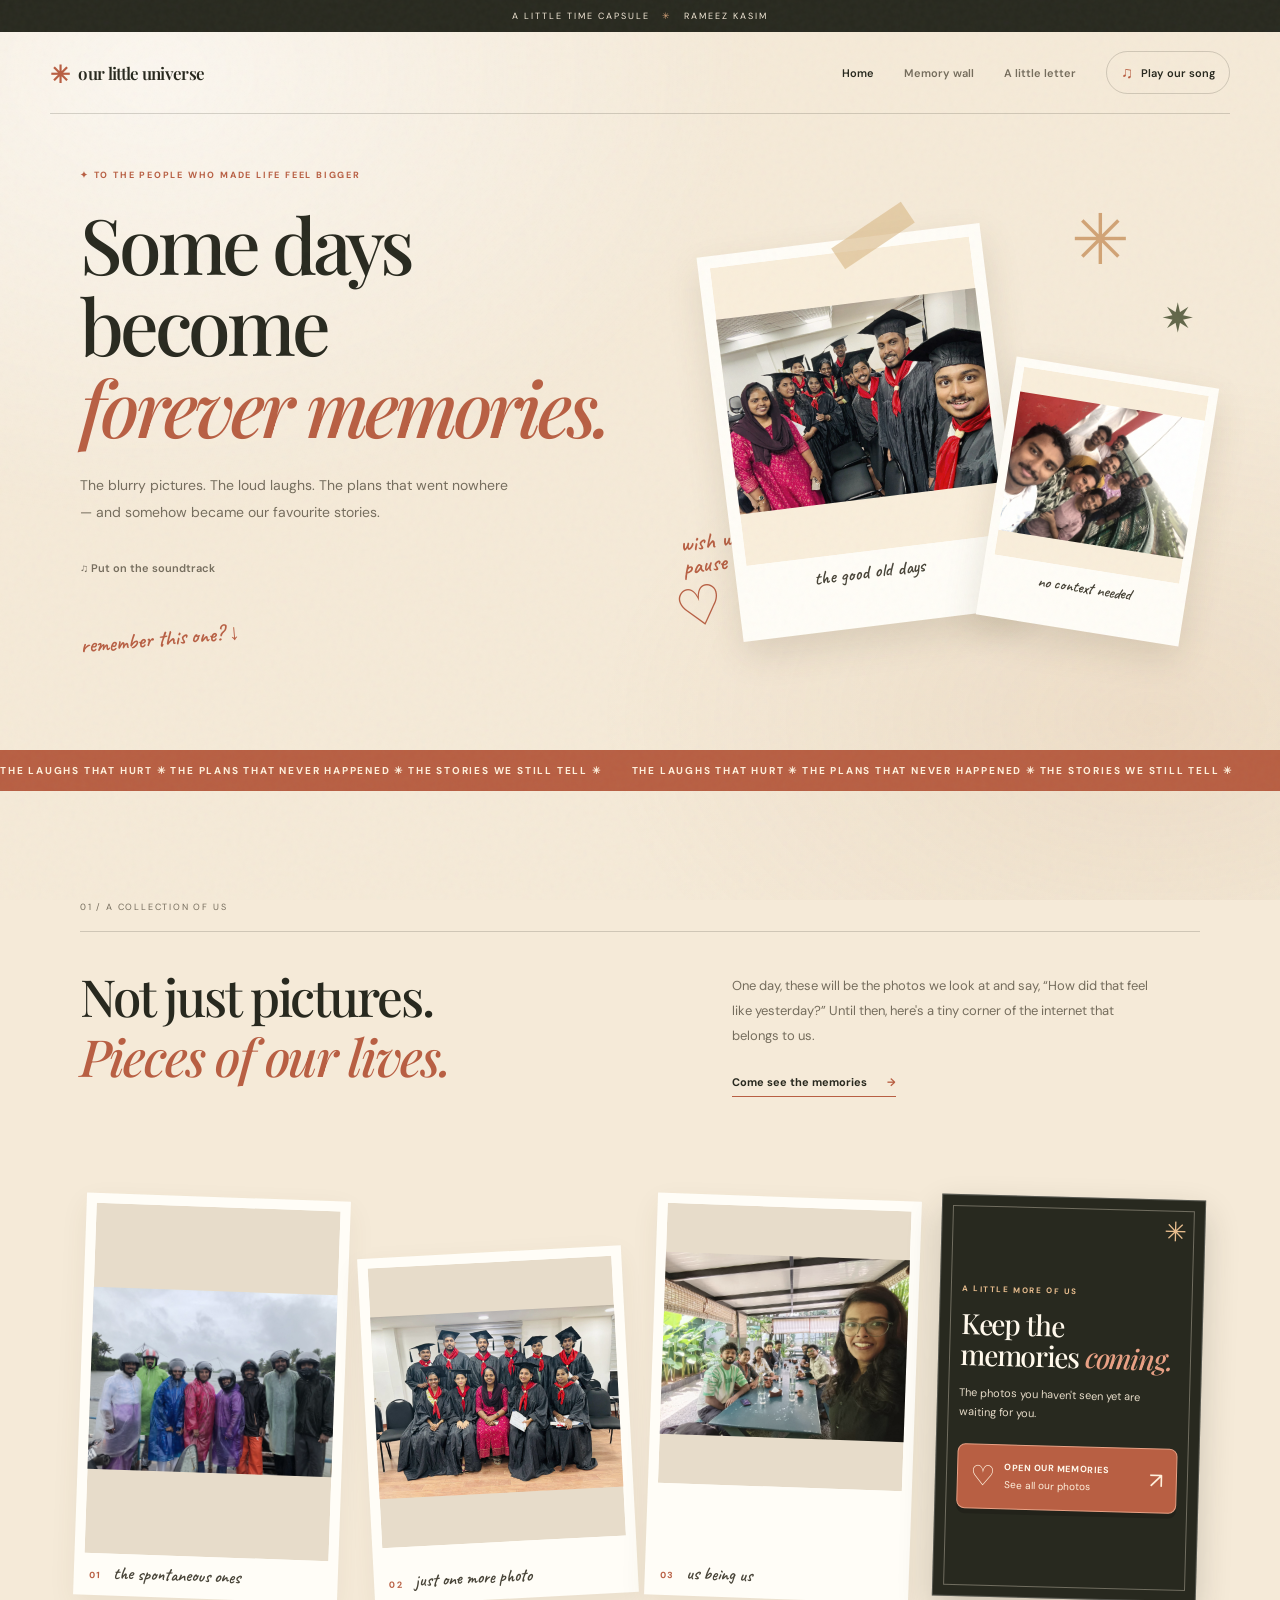
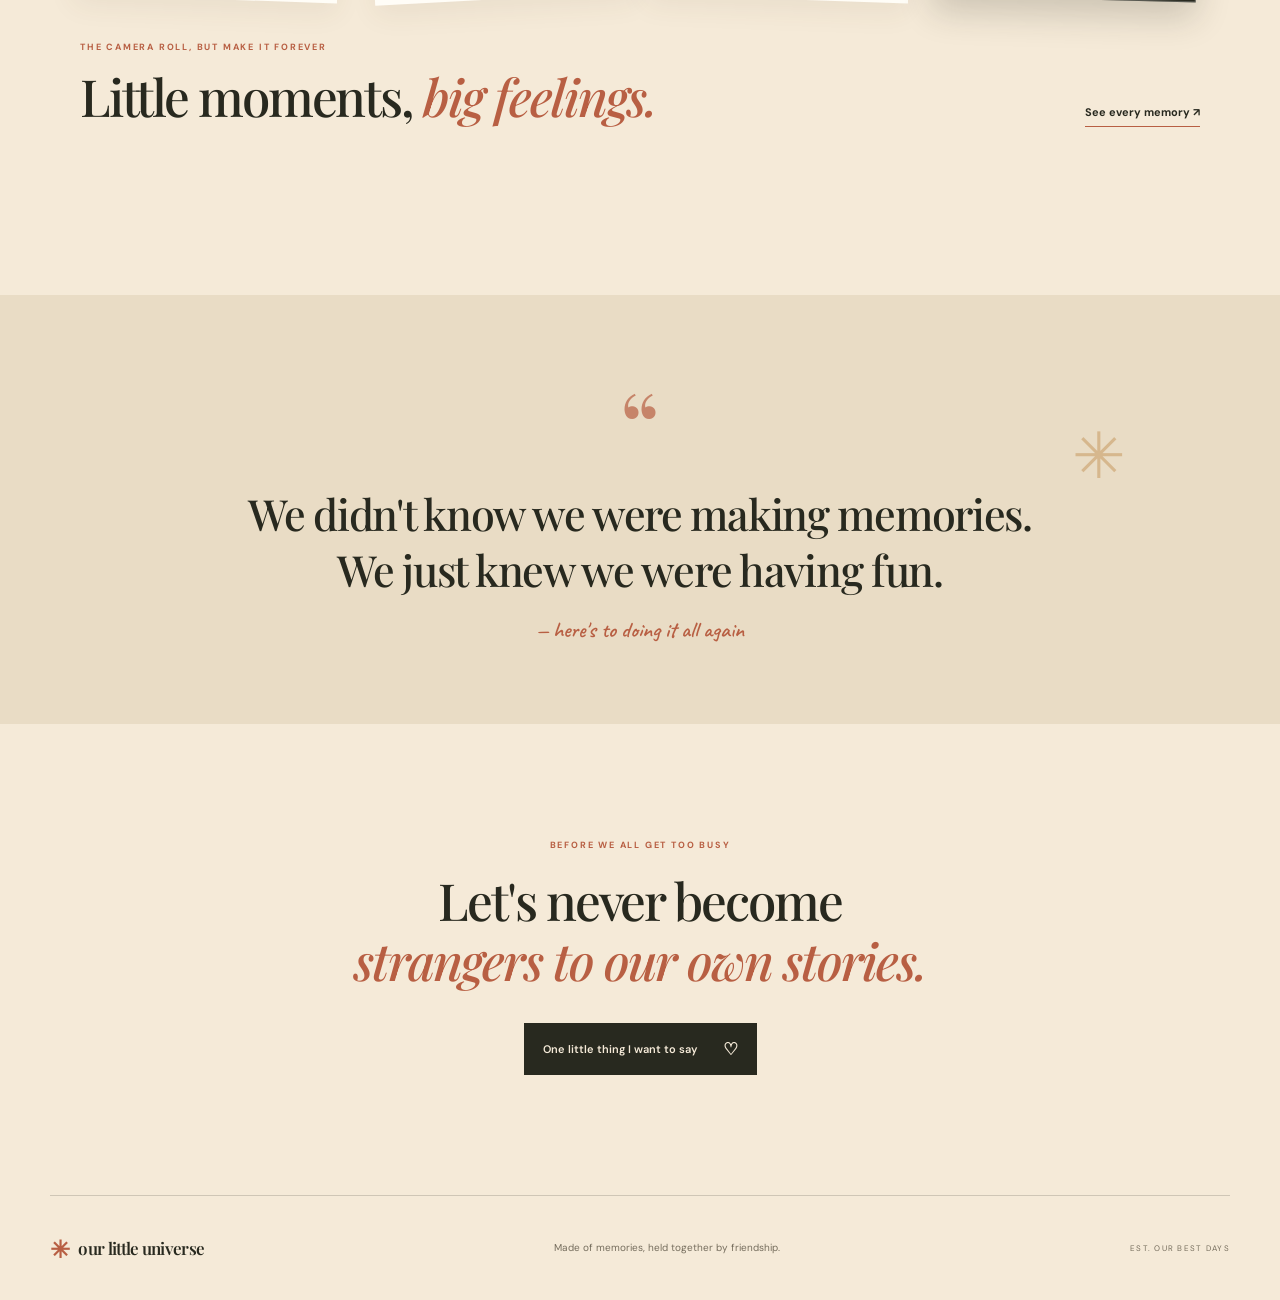
<file: index.html>
<!DOCTYPE html>
<html lang="en">
<head>
  <meta charset="UTF-8">
  <meta name="viewport" content="width=device-width, initial-scale=1">
  <meta name="theme-color" content="#f5ead8">
  <title>Our Little Universe — The Days We'll Never Forget</title>
  <link rel="preconnect" href="https://fonts.googleapis.com">
  <link rel="preconnect" href="https://fonts.gstatic.com" crossorigin>
  <link href="https://fonts.googleapis.com/css2?family=DM+Sans:wght@400;500;600;700&family=Playfair+Display:ital,wght@0,500;0,600;0,700;1,500;1,600&family=Caveat:wght@500;600;700&display=swap" rel="stylesheet">
  <link rel="stylesheet" href="style.css">
  <script src="script.js" defer></script>
</head>
<body>
  <div class="grain" aria-hidden="true"></div>
  <div class="top-note">A LITTLE TIME CAPSULE <span>✳</span> RAMEEZ KASIM</div>
  <header class="site-header">
    <a class="brand" href="index.html"><span class="brand-mark">✳</span> our little universe</a>
    <button class="menu-toggle" type="button" aria-label="Open navigation" aria-expanded="false">☰</button>
    <nav class="nav-links">
      <a class="active" href="index.html">Home</a>
      <a href="memories.html">Memory wall</a>
      <a href="letters.html">A little letter</a>
      <button class="music-button" type="button" data-music-toggle aria-pressed="false"><span class="music-icon">♫</span><span data-music-label>Play our song</span></button>
    </nav>
  </header>
  <main>
    <section class="hero section-wrap">
      <div class="hero-copy">
        <p class="eyebrow">✦ TO THE PEOPLE WHO MADE LIFE FEEL BIGGER</p>
        <h1>Some days become<br><em>forever memories.</em></h1>
        <p class="hero-description">The blurry pictures. The loud laughs. The plans that went nowhere — and somehow became our favourite stories.</p>
        <div class="hero-actions"><button class="text-button" type="button" data-music-toggle>♫ Put on the soundtrack</button></div>
        <p class="handwritten hero-scribble">remember this one? ↓</p>
      </div>
      <div class="hero-art">
        <div class="sun-doodle">✳</div><div class="tape tape-one"></div>
        <figure class="polaroid polaroid-main tilt-left"><img src="images/photo32.jpg" alt="A favourite memory with friends"><figcaption>the good old days <span>♡</span></figcaption></figure>
        <figure class="polaroid polaroid-small tilt-right"><img src="images/photo33.jpg" alt="A candid moment with friends"><figcaption>no context needed</figcaption></figure>
        <span class="doodle-heart">♡</span><span class="doodle-star">✷</span>
        <p class="handwritten art-note">wish we could<br>pause time!</p>
      </div>
    </section>
    <section class="ticker"><div class="ticker-track"><span>THE LAUGHS THAT HURT ✳ THE PLANS THAT NEVER HAPPENED ✳ THE STORIES WE STILL TELL ✳</span><span>THE LAUGHS THAT HURT ✳ THE PLANS THAT NEVER HAPPENED ✳ THE STORIES WE STILL TELL ✳</span></div></section>
    <section class="intro section-wrap">
      <div class="section-kicker">01 / A COLLECTION OF US</div>
      <div class="intro-grid"><h2>Not just pictures.<br><em>Pieces of our lives.</em></h2><div><p>One day, these will be the photos we look at and say, “How did that feel like yesterday?” Until then, here's a tiny corner of the internet that belongs to us.</p><a class="underlined-link" href="memories.html">Come see the memories <span>→</span></a></div></div>
    </section>
    <section class="preview-section section-wrap">
      
      <div class="preview-grid preview-grid-with-cta">
        <figure class="memory-card memory-card-tall"><img src="images/photo34.jpg" alt="A memory with friends"><figcaption><span>01</span> the spontaneous ones</figcaption></figure>
        <figure class="memory-card memory-card-offset"><img src="images/photo35.jpg" alt="A day out with friends"><figcaption><span>02</span> just one more photo</figcaption></figure>
        <figure class="memory-card"><img src="images/photo36.jpg" alt="Friends sharing a laugh"><figcaption><span>03</span> us being us</figcaption></figure>
        <aside class="memory-cta-card"><p class="eyebrow">A LITTLE MORE OF US</p><h3>Keep the memories <em>coming.</em></h3><p class="memory-cta-description">The photos you haven't seen yet are waiting for you.</p><a class="memory-cta" href="memories.html" aria-label="Open the complete memory gallery"><span class="cta-icon">♡</span><span class="cta-text"><strong>OPEN OUR MEMORIES</strong><small>See all our photos</small></span><span class="cta-arrow">↗</span></a><span class="memory-cta-doodle" aria-hidden="true">✳</span></aside>
         
        
      </div> <BR><BR>
      <div class="section-heading"><div><p class="eyebrow">THE CAMERA ROLL, BUT MAKE IT FOREVER</p><h2>Little moments, <em>big feelings.</em></h2></div><a class="underlined-link" href="memories.html">See every memory ↗</a></div>
       
    </section>
    <section class="quote-band"><span class="quote-mark">“</span><blockquote>We didn't know we were making memories.<br>We just knew we were having fun.</blockquote><p class="handwritten">— here's to doing it all again</p><div class="quote-spark">✳</div></section>
    <section class="closing section-wrap"><p class="eyebrow">BEFORE WE ALL GET TOO BUSY</p><h2>Let's never become<br><em>strangers to our own stories.</em></h2><a class="button button-dark" href="letters.html">One little thing I want to say <span>♡</span></a></section>
  </main>
  <footer class="site-footer"><a class="brand" href="index.html"><span class="brand-mark">✳</span> our little universe</a><p>Made of memories, held together by friendship.</p><span class="footer-date">EST. OUR BEST DAYS</span></footer>
  <audio id="bgMusic" src="music.mp3" loop preload="auto"></audio>
</body>
</html>
</file>
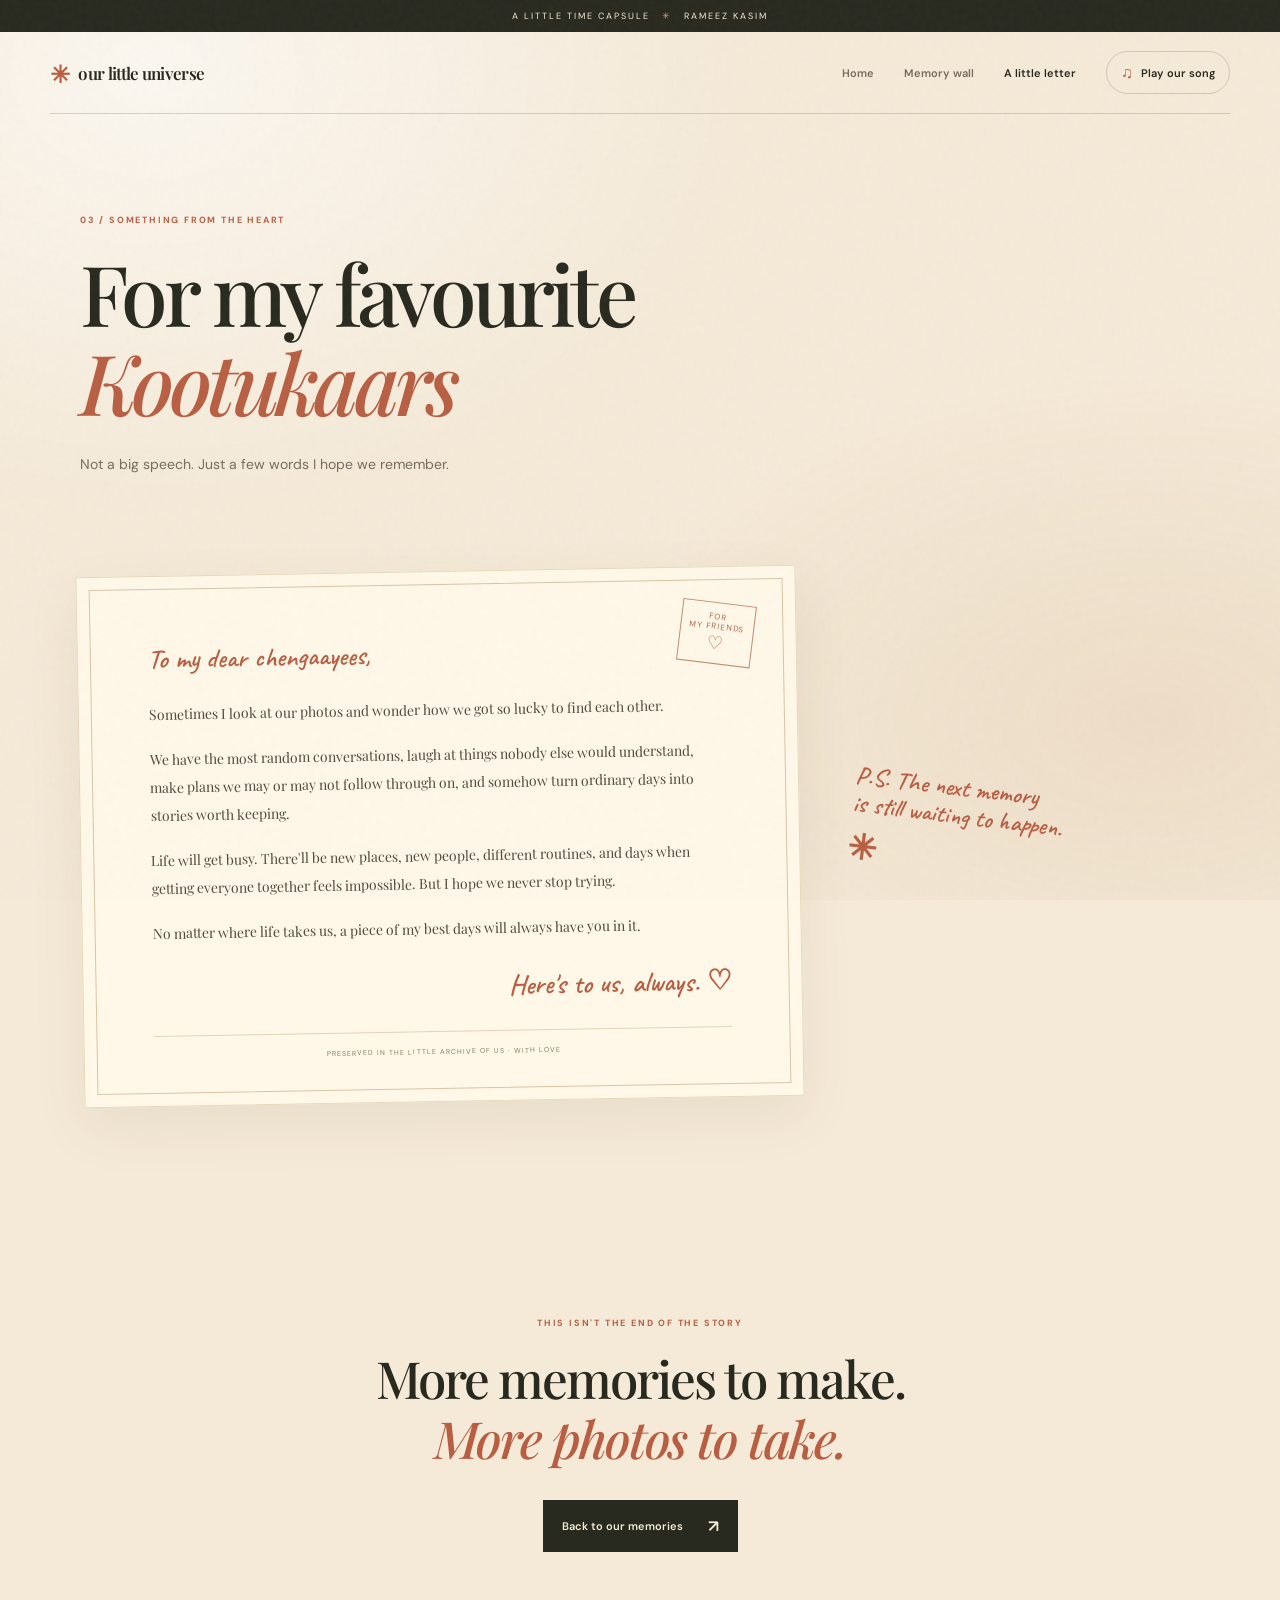
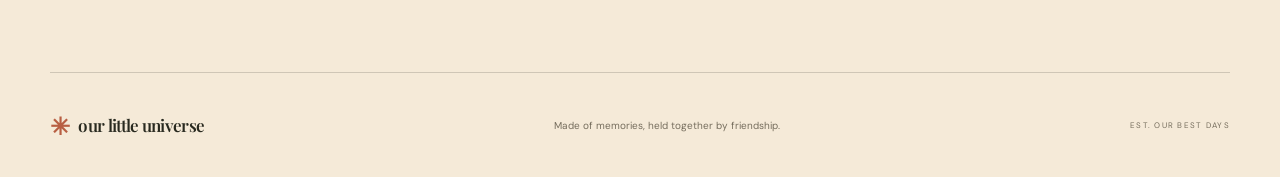
<file: letters.html>
<!DOCTYPE html>
<html lang="en">
<head>
  <meta charset="UTF-8"><meta name="viewport" content="width=device-width, initial-scale=1"><meta name="theme-color" content="#f5ead8">
  <title>A Little Letter — Our Little Universe</title>
  <link rel="preconnect" href="https://fonts.googleapis.com"><link rel="preconnect" href="https://fonts.gstatic.com" crossorigin>
  <link href="https://fonts.googleapis.com/css2?family=DM+Sans:wght@400;500;600;700&family=Playfair+Display:ital,wght@0,500;0,600;0,700;1,500;1,600&family=Caveat:wght@500;600;700&display=swap" rel="stylesheet">
  <link rel="stylesheet" href="style.css"><script src="script.js" defer></script>
</head>
<body data-page="letter">
  <div class="grain" aria-hidden="true"></div><div class="top-note">A LITTLE TIME CAPSULE <span>✳</span> RAMEEZ KASIM</div>
  <header class="site-header">
    <a class="brand" href="index.html"><span class="brand-mark">✳</span> our little universe</a>
    <button class="menu-toggle" type="button" aria-label="Open navigation" aria-expanded="false">☰</button>
    <nav class="nav-links"><a href="index.html">Home</a><a href="memories.html">Memory wall</a><a class="active" href="letters.html">A little letter</a><button class="music-button" type="button" data-music-toggle aria-pressed="false"><span class="music-icon">♫</span><span data-music-label>Play our song</span></button></nav>
  </header>
  <main>
    <section class="page-hero letter-hero section-wrap"><p class="eyebrow">03 / SOMETHING FROM THE HEART</p><h1>For my favourite<br><em>Kootukaars</em></h1><p>Not a big speech. Just a few words I hope we remember.</p></section>
    <section class="letter-section section-wrap"><article class="letter-paper"><div class="letter-stamp">FOR<br>MY FRIENDS <span>♡</span></div><p class="handwritten letter-date">To my dear chengaayees,</p><div class="letter-body"><p>Sometimes I look at our photos and wonder how we got so lucky to find each other.</p><p>We have the most random conversations, laugh at things nobody else would understand, make plans we may or may not follow through on, and somehow turn ordinary days into stories worth keeping.</p><p>Life will get busy. There'll be new places, new people, different routines, and days when getting everyone together feels impossible. But I hope we never stop trying.</p><p>No matter where life takes us, a piece of my best days will always have you in it.</p></div><p class="handwritten letter-signoff">Here's to us, always. <span>♡</span></p><div class="letter-bottom">PRESERVED IN THE LITTLE ARCHIVE OF US · WITH LOVE</div></article><aside class="letter-side-note handwritten">P.S. The next memory<br>is still waiting to happen. <span>✳</span></aside></section>
    <section class="closing section-wrap"><p class="eyebrow">THIS ISN'T THE END OF THE STORY</p><h2>More memories to make.<br><em>More photos to take.</em></h2><a class="button button-dark" href="memories.html">Back to our memories <span>↗</span></a></section>
  </main>
  <footer class="site-footer"><a class="brand" href="index.html"><span class="brand-mark">✳</span> our little universe</a><p>Made of memories, held together by friendship.</p><span class="footer-date">EST. OUR BEST DAYS</span></footer>
  <audio
    id="bgMusic"
    src="music.mp3"
    autoplay
    loop
    preload="auto"
></audio>
</body>
</html>
</file>
<file: style.css>
/* OUR LITTLE UNIVERSE — visible by default, so content never disappears if JS fails */
:root{--paper:#f5ead8;--paper2:#fbf5ea;--ink:#28291f;--muted:#756d5d;--rust:#b85f43;--olive:#62674a;--line:rgba(40,41,31,.18);--serif:"Playfair Display",Georgia,serif;--sans:"DM Sans",Arial,sans-serif;--hand:"Caveat",cursive}
*{box-sizing:border-box}html{scroll-behavior:smooth}body{margin:0;background:var(--paper);color:var(--ink);font-family:var(--sans);overflow-x:hidden}body:before{content:"";position:fixed;inset:0;pointer-events:none;z-index:-1;background:radial-gradient(ellipse at 12% 8%,rgba(255,255,255,.6),transparent 38%),radial-gradient(ellipse at 90% 80%,rgba(185,132,81,.12),transparent 34%)}.grain{position:fixed;inset:0;pointer-events:none;z-index:20;opacity:.1;background-image:url("data:image/svg+xml,%3Csvg viewBox='0 0 180 180' xmlns='http://www.w3.org/2000/svg'%3E%3Cfilter id='n'%3E%3CfeTurbulence type='fractalNoise' baseFrequency='.9' numOctaves='3' stitchTiles='stitch'/%3E%3C/filter%3E%3Crect width='100%25' height='100%25' filter='url(%23n)' opacity='.35'/%3E%3C/svg%3E")}.top-note{text-align:center;padding:10px 12px;background:var(--ink);color:var(--paper);font-size:9px;letter-spacing:.22em}.top-note span{color:#d9a47a;margin:0 8px}.site-header{width:min(1180px,calc(100% - 48px));margin:auto;min-height:82px;display:flex;align-items:center;justify-content:space-between;border-bottom:1px solid var(--line);position:relative;z-index:30}.brand{text-decoration:none;color:var(--ink);font:600 17px var(--serif);letter-spacing:-.04em;display:flex;align-items:center;gap:9px;white-space:nowrap}.brand-mark{color:var(--rust);font-size:24px}.nav-links{display:flex;align-items:center;gap:30px}.nav-links a,.music-button{font:600 11px var(--sans);text-decoration:none;color:var(--muted);transition:color .2s}.nav-links a:hover,.nav-links a.active{color:var(--ink)}.music-button{border:1px solid var(--line);border-radius:50px;padding:10px 14px;background:transparent;color:var(--ink);cursor:pointer;display:flex;gap:8px;align-items:center}.music-button:hover{background:var(--paper2)}.music-icon{font-size:16px;color:var(--rust)}.menu-toggle{display:none;border:0;background:transparent;font-size:23px;color:var(--ink)}.section-wrap{width:min(1120px,calc(100% - 48px));margin-inline:auto}.hero{min-height:620px;display:grid;grid-template-columns:1fr 1fr;align-items:center;gap:50px;padding-top:55px;padding-bottom:75px}.eyebrow{font-size:9px;letter-spacing:.2em;font-weight:700;color:var(--rust);margin:0 0 22px}.hero h1,.page-hero h1{font:500 clamp(46px,6vw,78px)/1.06 var(--serif);letter-spacing:-.055em;margin:0}.hero h1 em,.page-hero h1 em,.intro h2 em,.section-heading h2 em,.closing h2 em{font-weight:500;color:var(--rust)}.hero-description,.page-hero>p:not(.eyebrow){font-size:14px;line-height:1.9;color:var(--muted);max-width:430px;margin:25px 0 28px}.hero-actions{display:flex;align-items:center;gap:22px;flex-wrap:wrap}.button{display:inline-flex;align-items:center;gap:25px;text-decoration:none;border:0;padding:15px 19px;font:600 11px var(--sans);transition:transform .2s,background .2s;cursor:pointer}.button:hover{transform:translateY(-3px)}.button-dark{background:var(--ink);color:var(--paper)}.button-dark:hover{background:var(--rust)}.button span{font-size:17px}.text-button{border:0;background:transparent;color:var(--muted);font:600 11px var(--sans);cursor:pointer;padding:8px 0}.handwritten{font-family:var(--hand);font-weight:600;font-size:22px;color:var(--rust)}.hero-scribble{margin-top:42px;transform:rotate(-5deg);width:max-content}.hero-art{height:460px;position:relative;display:flex;align-items:center;justify-content:center}.sun-doodle{position:absolute;top:3px;right:13%;font-size:70px;color:#c58b55;opacity:.75;animation:slow-spin 36s linear infinite}.polaroid{position:absolute;background:#fffdf7;padding:12px 12px 42px;box-shadow:0 15px 35px #51432a25;width:285px;margin:0}.polaroid img{width:100%;height:300px;object-fit:contain;object-position:center;background:#f5ead8;display:block;filter:saturate(.82) sepia(.08)}.polaroid figcaption{font:600 19px var(--hand);text-align:center;padding-top:9px;color:#484438}.polaroid figcaption span{color:var(--rust);float:right}.polaroid-main{z-index:2;left:10%;top:47px}.polaroid-small{width:205px;z-index:3;right:0;bottom:20px;padding:9px 9px 33px}.polaroid-small img{width:100%;height:190px;object-fit:contain;object-position:center;background:#f5ead8}.polaroid-small figcaption{font-size:16px}.tilt-left{transform:rotate(-7deg)}.tilt-right{transform:rotate(9deg)}.tape{position:absolute;width:84px;height:25px;background:#d9b9879c;z-index:4;transform:rotate(-34deg)}.tape-one{top:31px;left:31%}.doodle-heart{position:absolute;bottom:10px;left:2%;font-size:54px;color:var(--rust);transform:rotate(-15deg)}.doodle-star{position:absolute;right:1%;top:100px;font-size:40px;color:var(--olive)}.art-note{position:absolute;left:3%;bottom:57px;transform:rotate(-8deg);font-size:23px;line-height:1}.ticker{overflow:hidden;background:var(--rust);color:#fff1dd;padding:14px 0;white-space:nowrap}.ticker-track{display:flex;width:max-content;animation:marquee 32s linear infinite}.ticker-track span{font-size:10px;font-weight:700;letter-spacing:.18em;padding-right:30px}.intro{padding-top:110px;padding-bottom:100px}.section-kicker{font-size:9px;letter-spacing:.2em;color:var(--muted);border-bottom:1px solid var(--line);padding-bottom:18px}.intro-grid{display:grid;grid-template-columns:1.1fr .9fr;gap:80px;padding-top:35px}.intro h2,.section-heading h2,.closing h2{font:500 clamp(35px,4vw,54px)/1.17 var(--serif);letter-spacing:-.04em;margin:0}.intro-grid>div{padding-top:7px}.intro-grid p{color:var(--muted);font-size:13px;line-height:1.9;margin:0 0 22px;max-width:430px}.underlined-link{color:var(--ink);font-size:11px;font-weight:700;text-decoration:none;border-bottom:1px solid var(--rust);padding-bottom:7px;display:inline-flex;gap:20px}.underlined-link span{color:var(--rust)}.preview-section{padding-bottom:120px}.section-heading{display:flex;justify-content:space-between;align-items:end;gap:25px;margin-bottom:48px}.section-heading .eyebrow{margin-bottom:14px}.preview-grid{display:grid;grid-template-columns:1fr .8fr 1fr;gap:28px;align-items:start}.memory-card{margin:0;position:relative;background:#fffdf7;padding:10px 10px 42px;box-shadow:0 10px 28px #51432a12;transform:rotate(2deg);transition:transform .3s}.memory-card:hover{transform:rotate(0) translateY(-7px)}.memory-card img{width:100%;height:280px;object-fit:contain;object-position:center;background:#e9dcc5;display:block;filter:saturate(.8)}.memory-card-tall img{height:350px}.memory-card-offset{transform:rotate(-3deg);margin-top:55px}.memory-card-offset:hover{transform:rotate(0) translateY(-7px)}.memory-card figcaption{position:absolute;bottom:12px;left:15px;right:15px;font:600 18px var(--hand);color:#484438}.memory-card figcaption span{font:700 9px var(--sans);letter-spacing:.15em;color:var(--rust);margin-right:8px}.quote-band{position:relative;text-align:center;padding:90px 20px 80px;background:#e9dcc5;overflow:hidden}.quote-mark{font:100px/.8 var(--serif);color:var(--rust);opacity:.7}.quote-band blockquote{font:500 clamp(25px,3.8vw,43px)/1.3 var(--serif);letter-spacing:-.03em;margin:15px 0 18px}.quote-band .handwritten{margin:0}.quote-spark{position:absolute;right:12%;top:28%;font-size:64px;color:#c79a61;opacity:.55}.closing{text-align:center;padding-top:115px;padding-bottom:120px}.closing .eyebrow{margin-bottom:20px}.closing h2{margin-bottom:32px}.site-footer{border-top:1px solid var(--line);width:min(1180px,calc(100% - 48px));margin:auto;min-height:105px;display:flex;align-items:center;justify-content:space-between;gap:20px}.site-footer p{font-size:10px;color:var(--muted)}.footer-date{font-size:8px;letter-spacing:.16em;color:var(--muted)}.page-hero{padding-top:100px;padding-bottom:65px;position:relative}.page-hero h1{font-size:clamp(48px,7vw,84px)}.page-hero>p:not(.eyebrow){max-width:480px}.page-hero-sticker{position:absolute;right:7%;bottom:70px;transform:rotate(8deg);font-size:23px}.gallery-section{padding-bottom:110px}.gallery-toolbar{display:flex;justify-content:space-between;border-top:1px solid var(--line);padding:18px 0 26px;font-size:10px;font-weight:700;letter-spacing:.04em}.gallery-toolbar>span:first-child{color:var(--rust)}.gallery-hint{font-weight:500;color:var(--muted)}.memory-wall{columns:3 250px;column-gap:28px}.wall-photo{display:inline-block;width:100%;break-inside:avoid;margin:0 0 28px;background:#fffdf7;padding:10px 10px 37px;box-shadow:0 9px 24px #51432a12;cursor:pointer;position:relative;transition:transform .25s,box-shadow .25s;transform:rotate(var(--tilt,1deg));border:0;text-align:left;color:var(--ink)}.wall-photo:hover{transform:rotate(0) translateY(-5px);box-shadow:0 16px 30px #51432a1d}.wall-photo img{display:block;width:100%;height:auto;max-height:none;object-fit:contain;object-position:center;filter:saturate(.82) sepia(.06)}.wall-photo .wall-caption{display:block;font:600 19px var(--hand);padding:10px 4px 0}.wall-photo .wall-number{position:absolute;right:13px;bottom:14px;color:var(--rust);font-size:9px;letter-spacing:.1em}.gallery-note{text-align:center;margin:40px 0 0}.quote-band-short{padding:70px 20px}.lightbox{display:none;position:fixed;inset:0;z-index:100;background:rgba(29,28,23,.94);align-items:center;justify-content:center;padding:50px 80px;color:#fff}.lightbox.open{display:flex}.lightbox figure{margin:0;text-align:center;max-width:min(850px,85vw);max-height:85vh}.lightbox img{max-width:100%;max-height:72vh;object-fit:contain;display:block;margin:auto;box-shadow:0 15px 45px #0005}.lightbox figcaption{font:600 23px var(--hand);padding-top:14px;color:#f6ead7}.lightbox-close,.lightbox-prev,.lightbox-next{position:absolute;border:1px solid #ffffff55;color:white;background:#ffffff12;border-radius:50%;width:46px;height:46px;font-size:25px;cursor:pointer}.lightbox-close{right:28px;top:25px}.lightbox-prev{left:25px}.lightbox-next{right:25px}.lightbox-counter{position:absolute;bottom:18px;color:#ffffff99;font-size:10px;letter-spacing:.15em}.letter-section{display:grid;grid-template-columns:minmax(0,720px) 1fr;gap:50px;align-items:center;padding-bottom:100px}.letter-paper{position:relative;background:#fff8e9;padding:65px 70px 45px;box-shadow:0 20px 55px #51432a15;border:1px solid #e8d8bb;transform:rotate(-1deg)}.letter-paper:before{content:"";position:absolute;inset:12px;border:1px solid #d9c5a5;pointer-events:none}.letter-stamp{position:absolute;right:42px;top:35px;border:1px solid #c28c6e;color:var(--rust);font-size:8px;letter-spacing:.12em;padding:8px;transform:rotate(8deg);text-align:center}.letter-stamp span{font-size:18px;display:block}.letter-date{font-size:27px;margin:0 0 25px}.letter-body{font:14px/2 var(--serif);color:#514a3d}.letter-body p{margin:0 0 17px}.letter-signoff{font-size:28px;text-align:right;margin:25px 0 28px}.letter-signoff span{color:var(--rust)}.letter-bottom{text-align:center;font-size:7px;letter-spacing:.15em;color:#8a7a60;border-top:1px solid #e3d2b5;padding-top:15px}.letter-side-note{font-size:25px;line-height:1.1;transform:rotate(7deg)}.letter-side-note span{font-size:35px;display:block;margin-top:12px}
/* Animations are progressive enhancement: elements remain visible even if JS does not run. */
.js-ready .reveal{opacity:0;transform:translateY(18px);transition:opacity .7s ease,transform .7s ease}.js-ready .reveal.is-visible{opacity:1;transform:translateY(0)}
@keyframes marquee{to{transform:translateX(-50%)}}@keyframes slow-spin{to{transform:rotate(360deg)}}
@media(prefers-reduced-motion:reduce){*,*:before,*:after{scroll-behavior:auto!important;animation:none!important;transition:none!important}.js-ready .reveal{opacity:1;transform:none}}
@media(max-width:800px){.site-header{width:calc(100% - 32px);min-height:72px}.menu-toggle{display:block;cursor:pointer}.nav-links{display:none;position:absolute;top:71px;left:-1px;right:-1px;background:var(--paper2);padding:22px;border:1px solid var(--line);box-shadow:0 14px 22px #51432a12;align-items:stretch;gap:20px;flex-direction:column}.nav-links.open{display:flex}.nav-links a{font-size:13px}.music-button{align-self:flex-start}.section-wrap{width:calc(100% - 36px)}.hero{grid-template-columns:1fr;gap:10px;padding-top:70px;padding-bottom:55px}.hero h1{font-size:clamp(47px,11vw,70px)}.hero-art{height:440px;max-width:520px;width:100%;margin:auto}.polaroid-main{left:10%;top:38px}.polaroid-small{right:3%;bottom:15px}.intro{padding-top:75px;padding-bottom:75px}.intro-grid{grid-template-columns:1fr;gap:22px}.section-heading{align-items:start;flex-direction:column}.preview-grid{grid-template-columns:1fr 1fr;gap:18px}.memory-card img{height:220px}.memory-card-tall img{height:280px}.memory-card-offset{margin-top:25px}.preview-grid .memory-card:last-child{display:none}.quote-band{padding:70px 20px}.site-footer{width:calc(100% - 36px);padding:22px 0;flex-wrap:wrap}.site-footer p{order:3;width:100%;margin:0}.footer-date{font-size:7px}.page-hero{padding-top:75px}.page-hero-sticker{position:static;display:block;margin-top:30px;width:max-content}.memory-wall{columns:2 150px;column-gap:15px}.wall-photo{margin-bottom:16px;padding:7px 7px 30px}.wall-photo .wall-caption{font-size:16px}.letter-section{grid-template-columns:1fr;gap:28px}.letter-paper{padding:55px 30px 35px}.letter-stamp{right:28px;top:25px}.letter-side-note{justify-self:end}.lightbox{padding:50px 45px}.lightbox-prev{left:8px}.lightbox-next{right:8px}.lightbox-close{right:10px;top:10px}}
@media(max-width:420px){.top-note{font-size:8px;letter-spacing:.14em}.brand{font-size:15px}.hero-art{height:385px}.polaroid{width:245px}.polaroid img{height:255px}.polaroid-small{width:165px}.polaroid-small img{height:155px}.art-note{font-size:19px;bottom:25px}.hero-actions{align-items:flex-start;flex-direction:column;gap:12px}.preview-grid{grid-template-columns:1fr}.preview-grid .memory-card:last-child{display:block}.memory-card-offset{margin-top:0}.memory-card img,.memory-card-tall img{height:300px}.memory-wall{columns:2 130px;column-gap:10px}.wall-photo .wall-caption{font-size:14px}.letter-paper{padding:52px 22px 30px}.letter-stamp{font-size:7px;right:22px}.letter-date{font-size:24px}.letter-body{font-size:13px}.lightbox{padding:45px 35px}.lightbox-prev,.lightbox-next{width:34px;height:34px;font-size:19px}}


/* HIGH-VISIBILITY MEMORY WALL CARD — beside the featured photographs */
.preview-grid.with-memory-cta {
  display: grid;
  grid-template-columns: repeat(4, minmax(0, 1fr));
  gap: 22px;
  align-items: stretch;
}
.gallery-cta-card {
  display: flex; position: relative; min-height: 330px; flex-direction: column;
  justify-content: center; align-items: flex-start; gap: 14px;
  padding: 25px 21px; overflow: hidden; color: #fff8eb; background: #28291f;
  border: 1px solid rgba(255,255,255,.22); text-decoration: none;
  box-shadow: 0 15px 35px rgba(40,41,31,.20);
  transform: rotate(1.5deg);
  transition: transform .25s ease, background .25s ease, box-shadow .25s ease;
}
.gallery-cta-card::before { content:""; position:absolute; inset:10px; border:1px solid rgba(245,234,216,.35); pointer-events:none; }
.gallery-cta-card:hover, .gallery-cta-card:focus-visible {
  background:#b85f43; transform:rotate(0) translateY(-7px);
  box-shadow:0 20px 40px rgba(40,41,31,.27);
}
.gallery-cta-card:focus-visible { outline:3px solid #b85f43; outline-offset:5px; }
.gallery-cta-spark { position:absolute; top:14px; right:17px; font-size:32px; color:#e8bd8e; }
.gallery-cta-heart { font-size:36px; line-height:1; color:#e8a084; }
.gallery-cta-eyebrow { font-size:8px; line-height:1.5; letter-spacing:.15em; font-weight:700; color:#e8bd8e; }
.gallery-cta-card strong { font:500 clamp(27px,2.2vw,36px)/1.08 var(--serif); letter-spacing:-.04em; }
.gallery-cta-card strong em { color:#e8a084; font-weight:500; }
.gallery-cta-copy { font-size:11px; line-height:1.7; color:#e6dbc8; }
.gallery-cta-action { display:flex; align-items:center; justify-content:space-between; gap:8px; width:100%; margin-top:5px; padding-top:12px; border-top:1px solid rgba(245,234,216,.35); font-size:8px; line-height:1.4; font-weight:700; letter-spacing:.06em; }
.gallery-cta-action b { font-size:20px; color:#e8bd8e; }
@media(max-width:1050px) {
  .preview-grid.with-memory-cta { grid-template-columns:repeat(2,minmax(0,1fr)); }
  .gallery-cta-card { min-height:270px; }
}
@media(max-width:800px) {
  .preview-grid.with-memory-cta { grid-template-columns:repeat(2,minmax(0,1fr)); }
  .gallery-cta-card { grid-column:1/-1; grid-row:1; min-height:220px; transform:none; }
  .preview-grid.with-memory-cta .memory-card:last-child { display:block; }
}
@media(max-width:480px) {
  .preview-grid.with-memory-cta { grid-template-columns:1fr; }
  .gallery-cta-card { min-height:210px; padding:24px; }
}

/* Letter page invitation on the memory wall */
.letter-invite {
  display:flex; align-items:center; justify-content:space-between; gap:32px;
  margin:30px auto 75px; padding:38px 40px; background:#e9dcc5;
  border:1px solid rgba(40,41,31,.12);
}
.letter-invite-copy { max-width:560px; }
.letter-invite-copy .eyebrow { margin-bottom:12px; }
.letter-invite-copy h2 { margin:0; font:500 clamp(30px,4vw,46px)/1.15 var(--serif); letter-spacing:-.04em; }
.letter-invite-copy h2 em { color:var(--rust); }
.letter-invite-copy p:last-child { margin:14px 0 0; color:var(--muted); font-size:13px; line-height:1.8; }
.letter-invite-button {
  display:flex; align-items:center; gap:14px; min-width:290px; max-width:100%;
  padding:18px; color:#fff8eb; background:#28291f; text-decoration:none;
  box-shadow:0 10px 22px rgba(40,41,31,.18);
  transition:transform .25s ease,background .25s ease,box-shadow .25s ease;
}
.letter-invite-button:hover { background:#b85f43; transform:translateY(-4px); box-shadow:0 14px 28px rgba(40,41,31,.23); }
.letter-invite-icon { font-size:29px; color:#e8a084; }
.letter-invite-button>span:nth-child(2) { display:flex; flex:1; flex-direction:column; gap:6px; }
.letter-invite-button strong { font:700 10px var(--sans); letter-spacing:.12em; }
.letter-invite-button small { color:#dfd2bc; font:400 10px/1.5 var(--sans); }
.letter-invite-arrow { font-size:22px; color:#e8bd8e; }
@media(max-width:800px) {
  .letter-invite { align-items:flex-start; flex-direction:column; padding:26px 22px; gap:22px; }
  .letter-invite-button { min-width:0; width:100%; }
}


/* Prominent memory wall CTA card beside featured images */
.preview-grid.with-memory-cta {
  display: grid;
  grid-template-columns: repeat(4, minmax(0, 1fr));
  gap: 22px;
  align-items: stretch;
}
.gallery-cta-card {
  display: flex; position: relative; min-height: 330px; flex-direction: column;
  justify-content: center; align-items: flex-start; gap: 14px;
  padding: 25px 21px; overflow: hidden; color: #fff8eb; background: #28291f;
  border: 1px solid rgba(255,255,255,.22); text-decoration: none;
  box-shadow: 0 15px 35px rgba(40,41,31,.20);
  transform: rotate(1.5deg);
  transition: transform .25s ease, background .25s ease, box-shadow .25s ease;
}
.gallery-cta-card::before { content:""; position:absolute; inset:10px; border:1px solid rgba(245,234,216,.35); pointer-events:none; }
.gallery-cta-card:hover, .gallery-cta-card:focus-visible {
  background:#b85f43; transform:rotate(0) translateY(-7px);
  box-shadow:0 20px 40px rgba(40,41,31,.27);
}
.gallery-cta-card:focus-visible { outline:3px solid #b85f43; outline-offset:5px; }
.gallery-cta-spark { position:absolute; top:14px; right:17px; font-size:32px; color:#e8bd8e; }
.gallery-cta-heart { font-size:36px; line-height:1; color:#e8a084; }
.gallery-cta-eyebrow { font-size:8px; line-height:1.5; letter-spacing:.15em; font-weight:700; color:#e8bd8e; }
.gallery-cta-card strong { font:500 clamp(27px,2.2vw,36px)/1.08 var(--serif); letter-spacing:-.04em; }
.gallery-cta-card strong em { color:#e8a084; font-weight:500; }
.gallery-cta-copy { font-size:11px; line-height:1.7; color:#e6dbc8; }
.gallery-cta-action { display:flex; align-items:center; justify-content:space-between; gap:8px; width:100%; margin-top:5px; padding-top:12px; border-top:1px solid rgba(245,234,216,.35); font-size:8px; line-height:1.4; font-weight:700; letter-spacing:.06em; }
.gallery-cta-action b { font-size:20px; color:#e8bd8e; }
@media(max-width:1050px) {
  .preview-grid.with-memory-cta { grid-template-columns:repeat(2,minmax(0,1fr)); }
  .gallery-cta-card { min-height:270px; }
}
@media(max-width:800px) {
  .preview-grid.with-memory-cta { grid-template-columns:repeat(2,minmax(0,1fr)); }
  .gallery-cta-card { grid-column:1/-1; grid-row:1; min-height:220px; transform:none; }
  .preview-grid.with-memory-cta .memory-card:last-child { display:block; }
}
@media(max-width:480px) {
  .preview-grid.with-memory-cta { grid-template-columns:1fr; }
  .gallery-cta-card { min-height:210px; padding:24px; }
}

/* Letter-page invitation on the memory wall */
.letter-invite {
  display:flex; align-items:center; justify-content:space-between; gap:32px;
  margin:30px auto 75px; padding:38px 40px; background:#e9dcc5;
  border:1px solid rgba(40,41,31,.12);
}
.letter-invite-copy { max-width:560px; }
.letter-invite-copy .eyebrow { margin-bottom:12px; }
.letter-invite-copy h2 { margin:0; font:500 clamp(30px,4vw,46px)/1.15 var(--serif); letter-spacing:-.04em; }
.letter-invite-copy h2 em { color:var(--rust); }
.letter-invite-copy p:last-child { margin:14px 0 0; color:var(--muted); font-size:13px; line-height:1.8; }
.letter-invite-button {
  display:flex; align-items:center; gap:14px; min-width:290px; max-width:100%;
  padding:18px; color:#fff8eb; background:#28291f; text-decoration:none;
  box-shadow:0 10px 22px rgba(40,41,31,.18);
  transition:transform .25s ease,background .25s ease,box-shadow .25s ease;
}
.letter-invite-button:hover { background:#b85f43; transform:translateY(-4px); box-shadow:0 14px 28px rgba(40,41,31,.23); }
.letter-invite-icon { font-size:29px; color:#e8a084; }
.letter-invite-button>span:nth-child(2) { display:flex; flex:1; flex-direction:column; gap:6px; }
.letter-invite-button strong { font:700 10px var(--sans); letter-spacing:.12em; }
.letter-invite-button small { color:#dfd2bc; font:400 10px/1.5 var(--sans); }
.letter-invite-arrow { font-size:22px; color:#e8bd8e; }
@media(max-width:800px) {
  .letter-invite { align-items:flex-start; flex-direction:column; padding:26px 22px; gap:22px; }
  .letter-invite-button { min-width:0; width:100%; }
}


/* Styles for the homepage memory call-to-action card */
.preview-grid.preview-grid-with-cta { grid-template-columns: repeat(4, minmax(0, 1fr)); gap: 22px; align-items: stretch; }
.memory-cta-card { position:relative; display:flex; flex-direction:column; justify-content:center; align-items:flex-start; gap:14px; min-width:0; min-height:330px; padding:25px 21px; overflow:hidden; color:#fff8eb; background:var(--ink); border:1px solid rgba(255,255,255,.22); box-shadow:0 15px 35px rgba(40,41,31,.20); transform:rotate(1.5deg); transition:transform .25s ease,background .25s ease,box-shadow .25s ease; }
.memory-cta-card::before { content:""; position:absolute; inset:10px; border:1px solid rgba(245,234,216,.35); pointer-events:none; }
.memory-cta-card:hover { background:var(--rust); transform:rotate(0) translateY(-7px); box-shadow:0 20px 40px rgba(40,41,31,.27); }
.memory-cta-card>.eyebrow { color:#e8bd8e; margin:0; font-size:8px; line-height:1.5; }
.memory-cta-card h3 { margin:0; font:500 clamp(25px,2.2vw,34px)/1.08 var(--serif); letter-spacing:-.04em; }
.memory-cta-card h3 em { color:#e8a084; font-weight:500; }
.memory-cta-description { margin:0; color:#e6dbc8; font-size:11px; line-height:1.7; }
.memory-cta { display:flex; align-items:center; gap:9px; width:100%; margin-top:5px; padding-top:12px; border-top:1px solid rgba(245,234,216,.35); color:#fff8eb; text-decoration:none; }
.cta-icon { color:#e8a084; font-size:28px; }
.cta-text { display:flex; flex:1; flex-direction:column; gap:5px; min-width:0; }
.cta-text strong { font:700 9px var(--sans); letter-spacing:.06em; }
.cta-text small { color:#dfd2bc; font:400 10px/1.4 var(--sans); }
.cta-arrow { color:#e8bd8e; font-size:22px; }
.memory-cta-doodle { position:absolute; top:14px; right:17px; color:#e8bd8e; font-size:27px; pointer-events:none; }
@media(max-width:1050px) { .preview-grid.preview-grid-with-cta { grid-template-columns:repeat(2,minmax(0,1fr)); } .memory-cta-card { min-height:270px; } }
@media(max-width:800px) { .preview-grid.preview-grid-with-cta { grid-template-columns:repeat(2,minmax(0,1fr)); } .memory-cta-card { grid-column:1/-1; grid-row:1; min-height:220px; transform:none; } }
@media(max-width:480px) { .preview-grid.preview-grid-with-cta { grid-template-columns:1fr; } .memory-cta-card { min-height:210px; padding:24px; } }

/* Mobile adjustment: keep the memory invitation below the photos and highlight its button. */
@media (max-width: 800px) {
  .preview-grid.preview-grid-with-cta .memory-cta-card {
    grid-row: auto;
    order: 10;
    margin-top: 12px;
  }
}

.memory-cta {
  position: relative;
  z-index: 1;
  border: 1px solid #e8a084;
  border-radius: 8px;
  padding: 13px 12px;
  margin-top: 8px;
  background: #b85f43;
  box-shadow: 0 5px 0 rgba(0, 0, 0, .16);
  transition: background .2s ease, transform .2s ease, box-shadow .2s ease;
}
.memory-cta:hover,
.memory-cta:focus-visible {
  background: #d27656;
  transform: translateY(-2px);
  box-shadow: 0 7px 0 rgba(0, 0, 0, .16);
  outline: 2px solid #e8bd8e;
  outline-offset: 3px;
}
.memory-cta .cta-icon,
.memory-cta .cta-arrow { color: #fff1dd; }
.memory-cta .cta-text strong { color: #fff8eb; }
.memory-cta .cta-text small { color: #fff1dd; }
</file>
